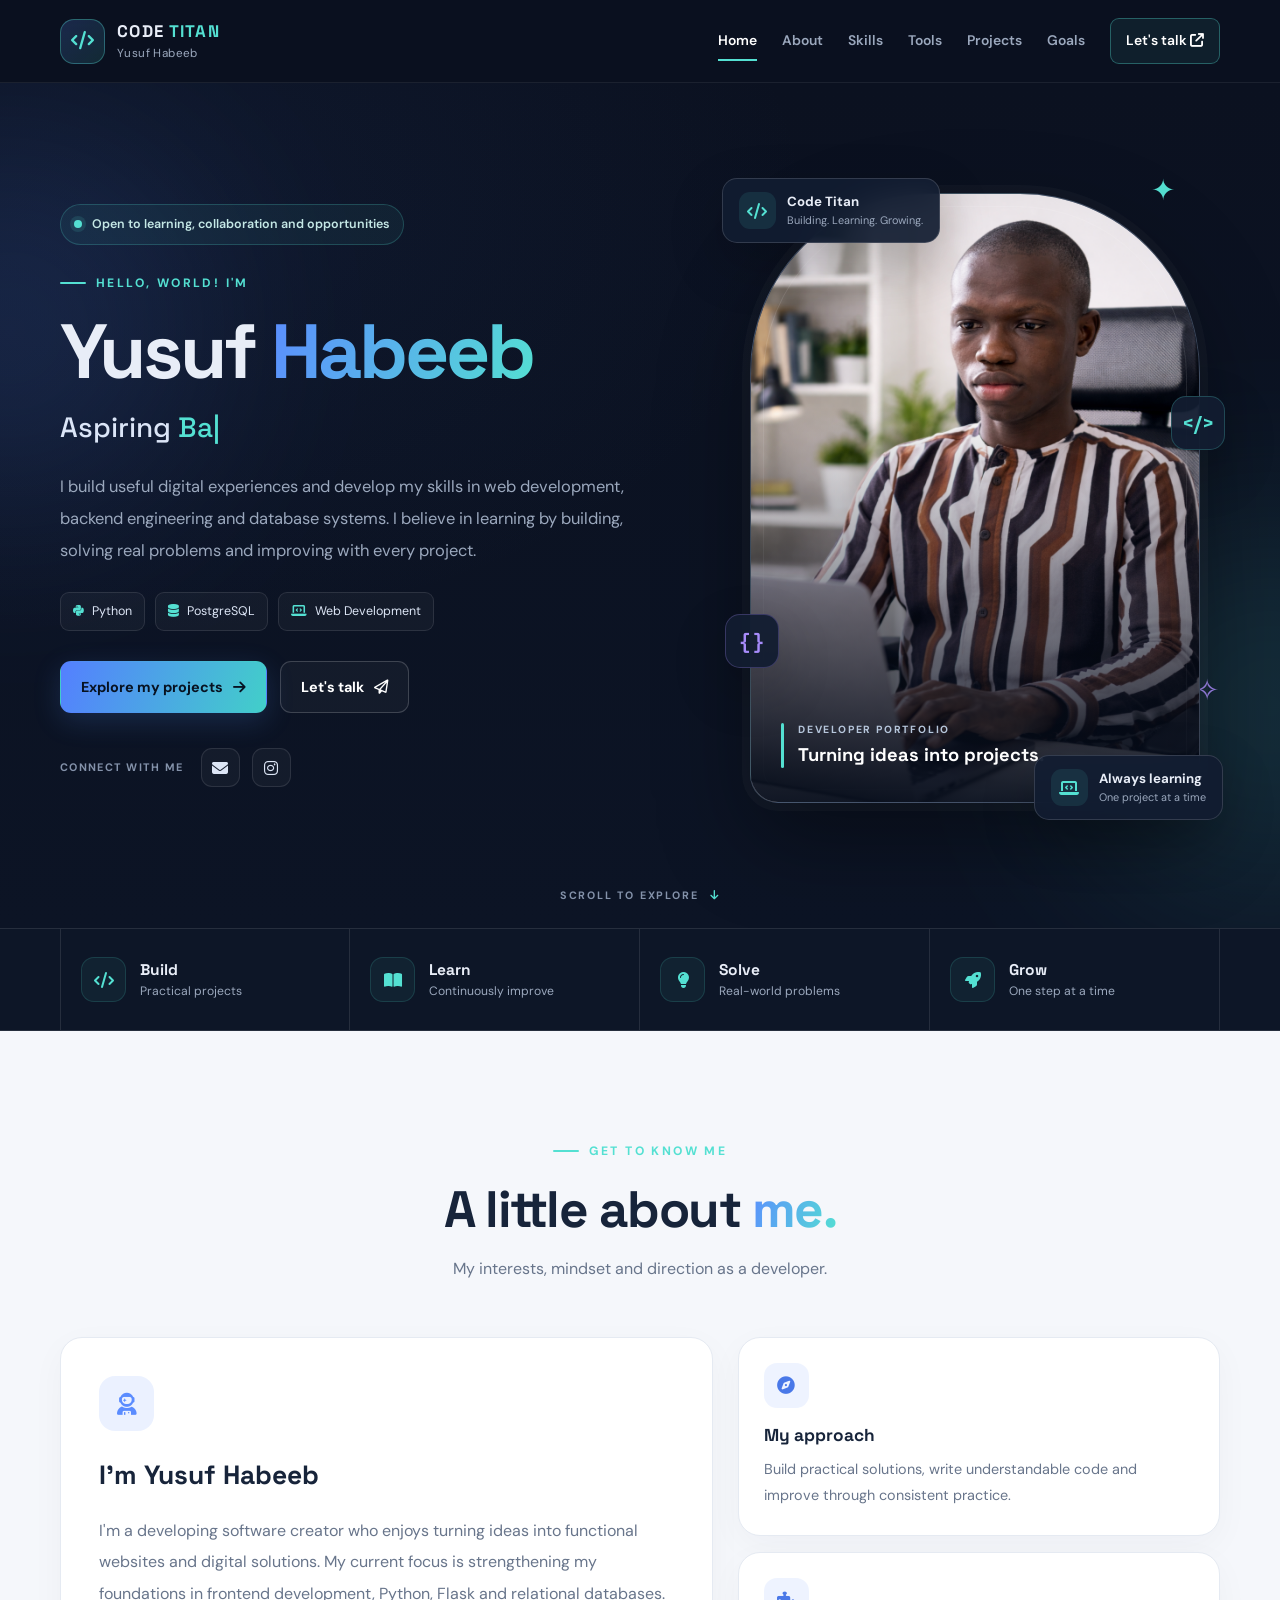
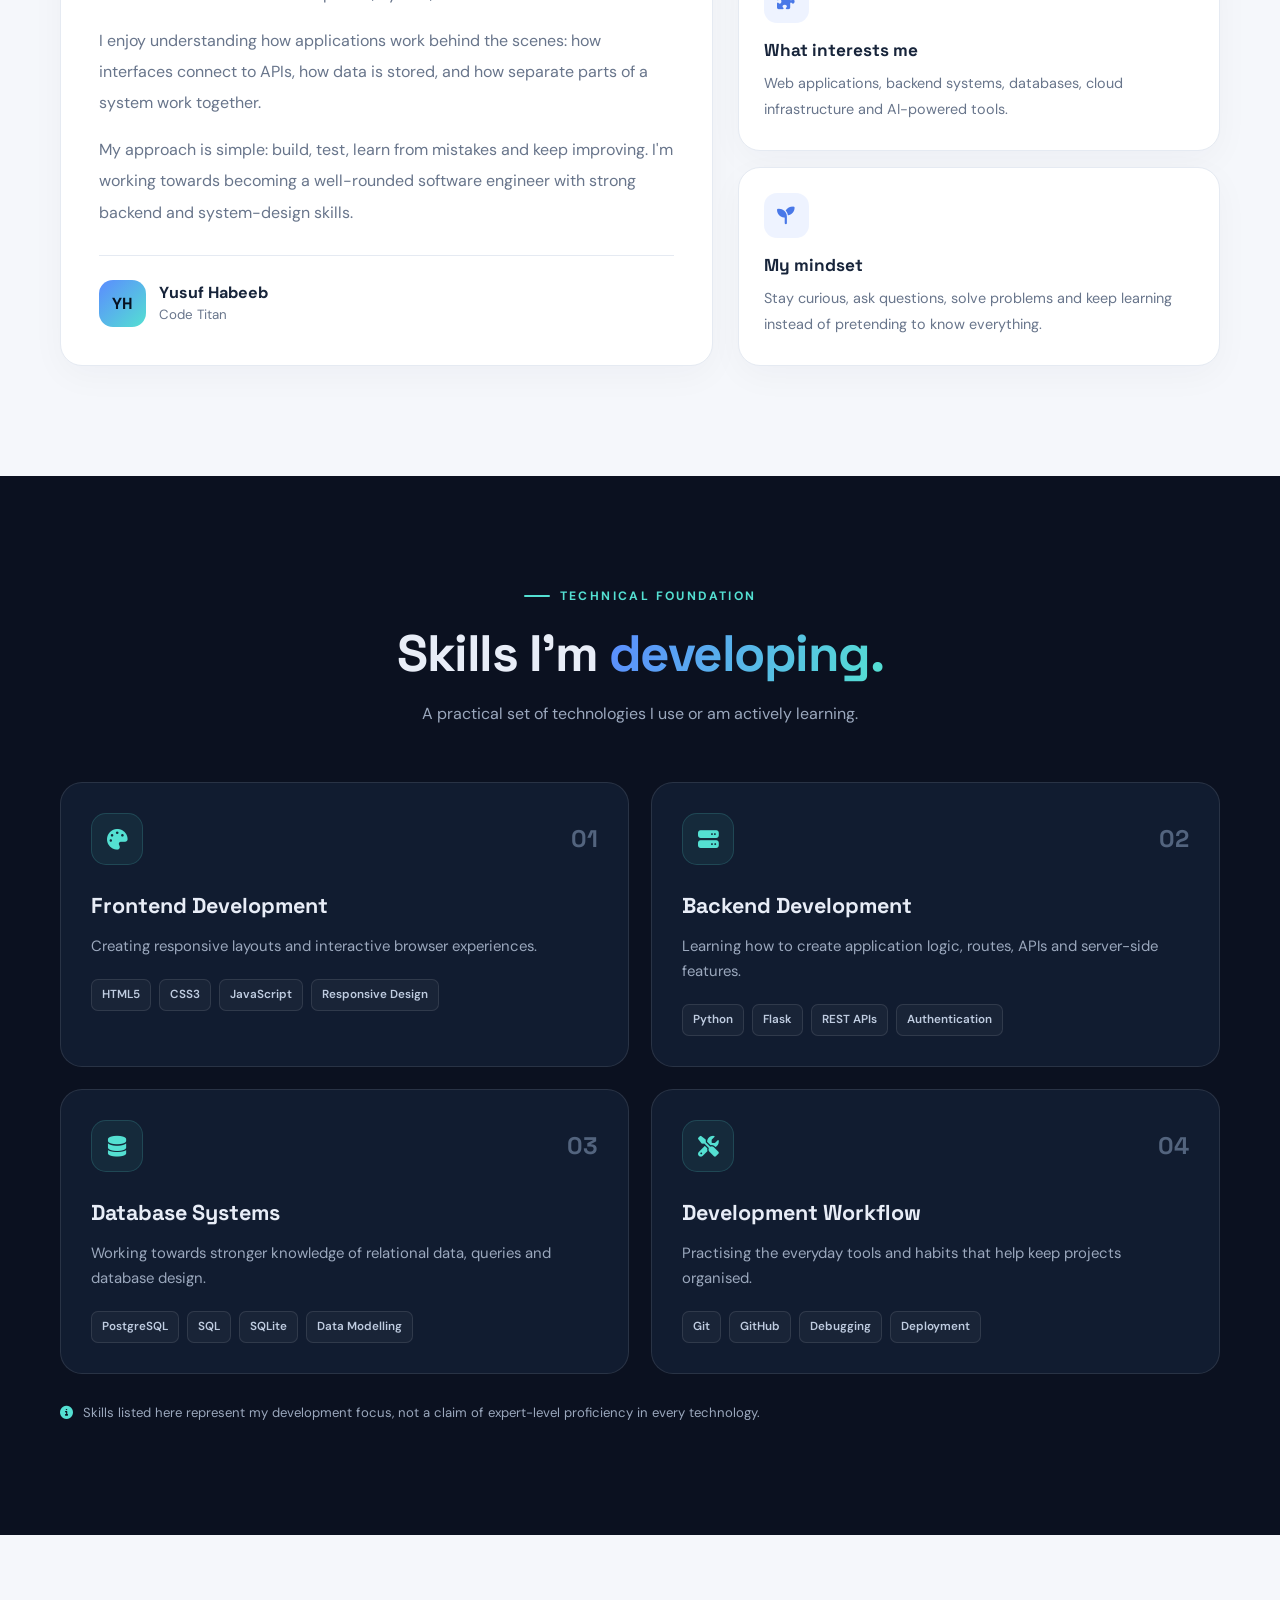
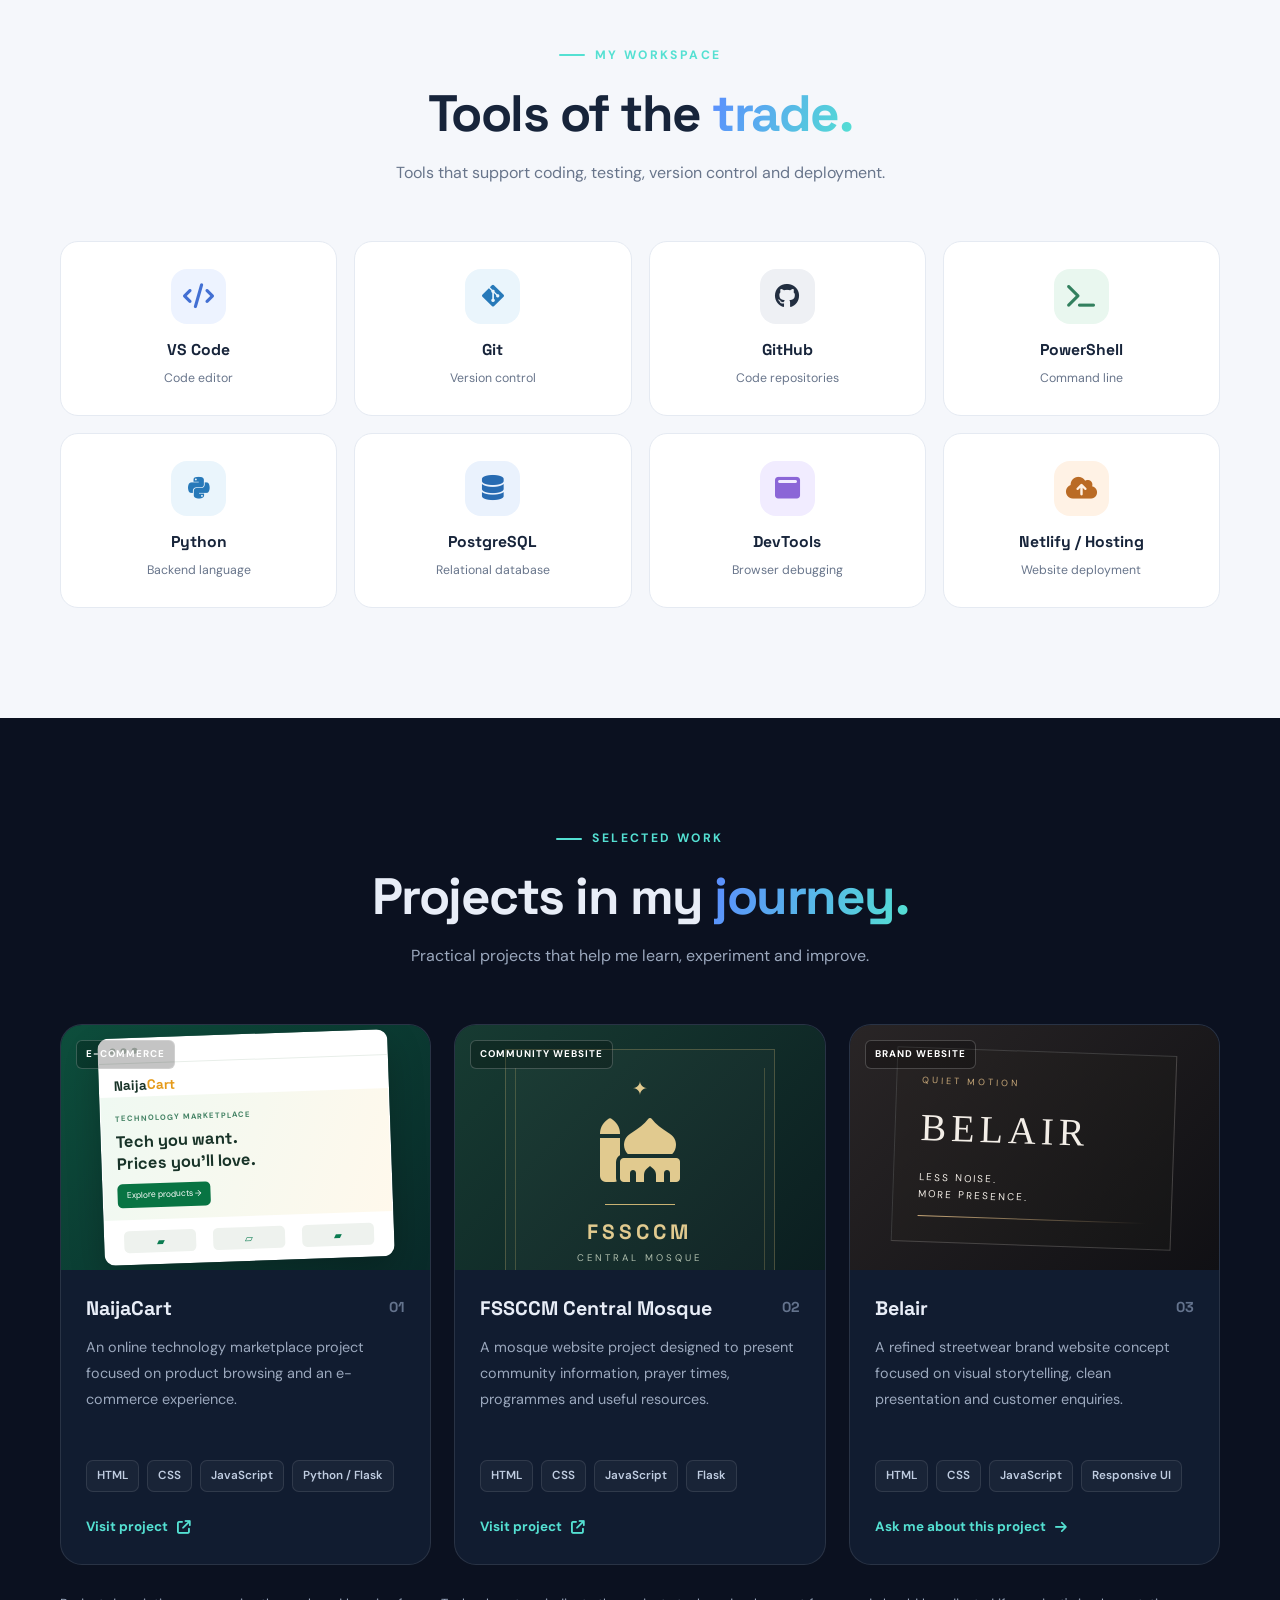
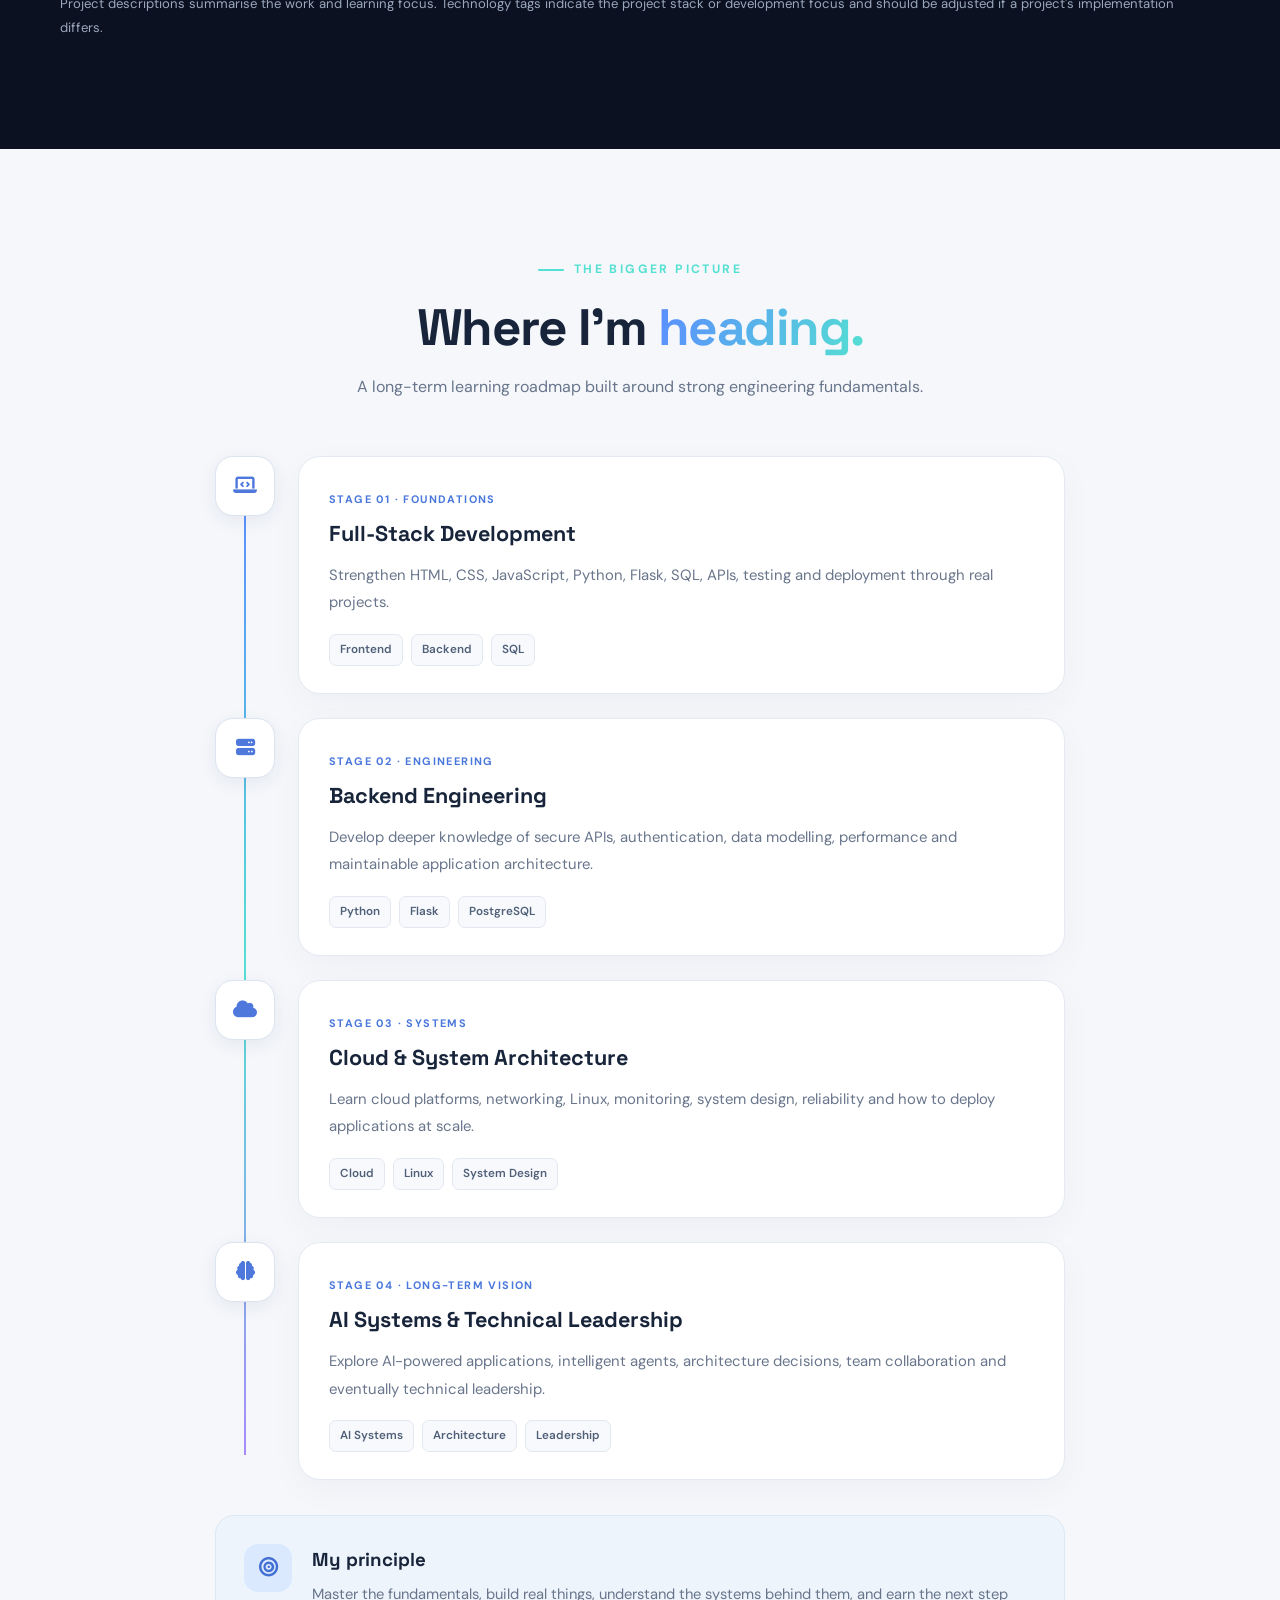
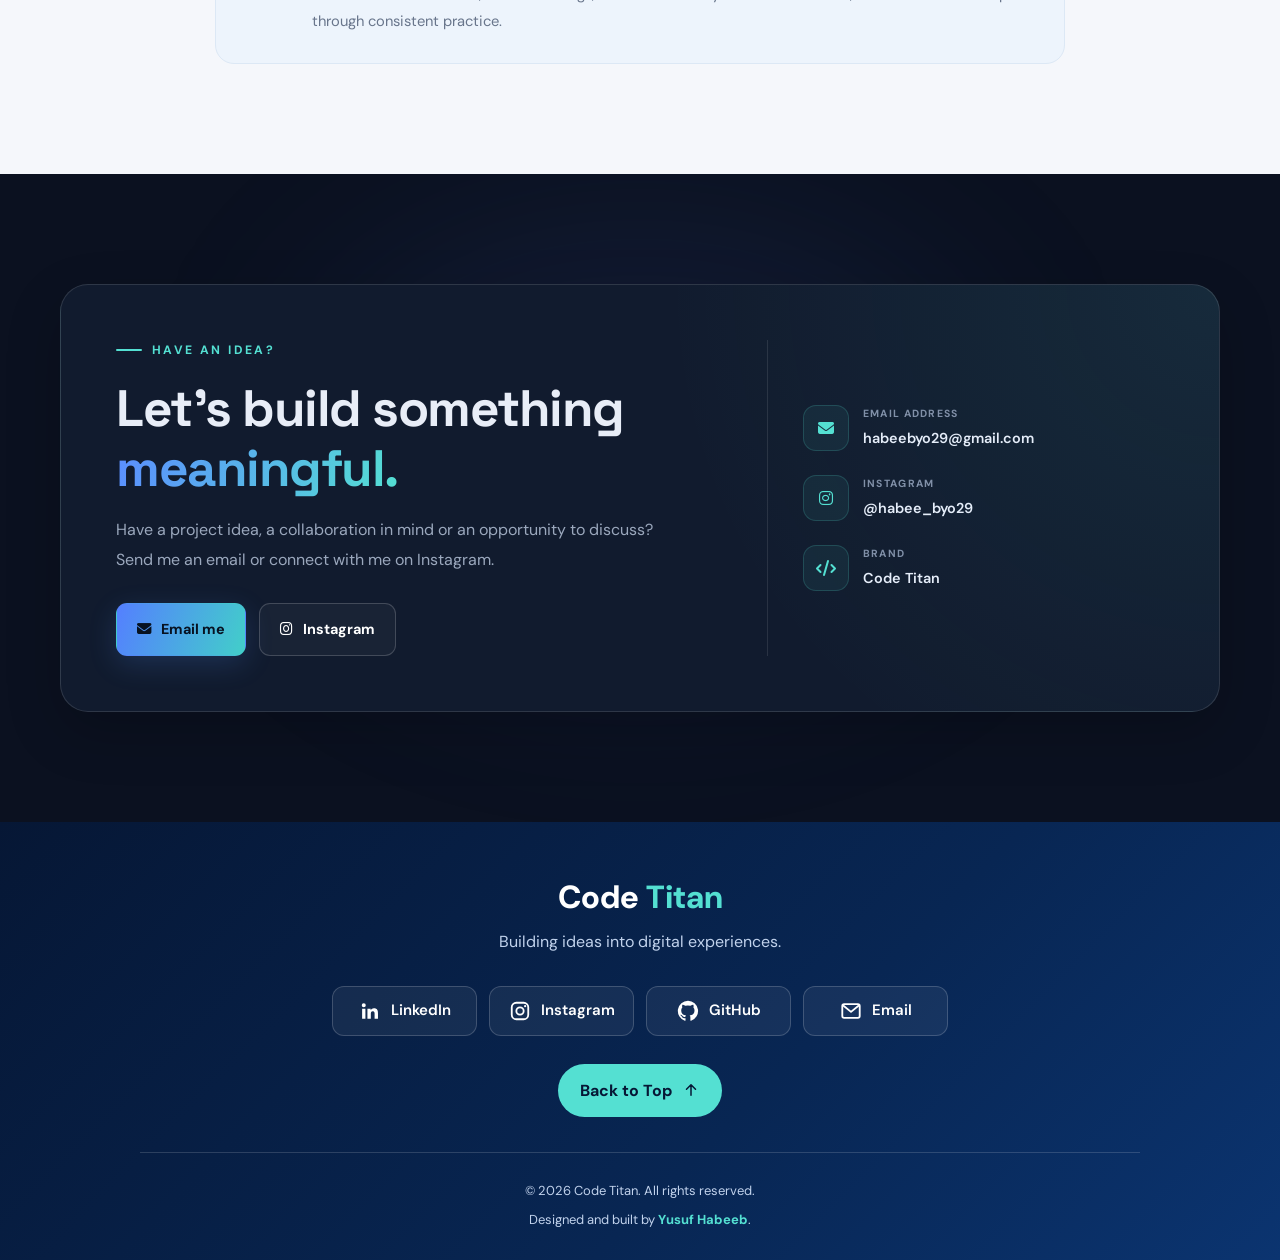
<file: index.html>
<!DOCTYPE html>
<html lang="en">
<head>
    <meta charset="UTF-8">
    <meta name="viewport" content="width=device-width, initial-scale=1.0">
    <meta name="author" content="Yusuf Habeeb">
    <meta name="description" content="Explore the portfolio of Yusuf Habeeb, Code Titan — a developer building with Python, Flask, PostgreSQL and modern web technologies.">
    <meta name="theme-color" content="#0b1120">

    <meta property="og:title" content="Yusuf Habeeb | Code Titan">
    <meta property="og:description" content="Projects, technical skills, tools and the software engineering journey of Yusuf Habeeb.">
    <meta property="og:type" content="website">

    <title>Yusuf Habeeb | Code Titan — Developer Portfolio</title>

    <link rel="preconnect" href="https://fonts.googleapis.com">
    <link rel="preconnect" href="https://fonts.gstatic.com" crossorigin>
    <link href="https://fonts.googleapis.com/css2?family=DM+Sans:wght@400;500;600;700&family=Space+Grotesk:wght@400;500;600;700&display=swap" rel="stylesheet">

    <link rel="stylesheet" href="https://cdnjs.cloudflare.com/ajax/libs/font-awesome/6.7.2/css/all.min.css">
    <link rel="stylesheet" href="css/myportfolio.css">
    <script src="scripts/myportfolio.js" defer></script>
</head>

<body>
    <div class="scroll-progress" id="scrollProgress"></div>

    <header class="site-header" id="top">
        <nav class="navbar container" aria-label="Main navigation">
            <a href="#home" class="brand" aria-label="Code Titan home">
                <span class="brand-icon"><i class="fa-solid fa-code"></i></span>
                <span class="brand-copy">
                    <strong>CODE <span>TITAN</span></strong>
                    <small>Yusuf Habeeb</small>
                </span>
            </a>

            <button class="menu-toggle" id="menuToggle"
                    aria-label="Open navigation menu"
                    aria-expanded="false"
                    aria-controls="navLinks">
                <i class="fa-solid fa-bars"></i>
            </button>

            <div class="nav-links" id="navLinks">
                <a href="#home" class="nav-link active">Home</a>
                <a href="#about" class="nav-link">About</a>
                <a href="#skills" class="nav-link">Skills</a>
                <a href="#tools" class="nav-link">Tools</a>
                <a href="#projects" class="nav-link">Projects</a>
                <a href="#goals" class="nav-link">Goals</a>
                <a href="#contact" class="nav-link nav-contact">Let's talk <i class="fa-solid fa-arrow-up-right-from-square"></i></a>
            </div>
        </nav>
    </header>

    <main>
        <!-- HERO -->
        <section class="hero section" id="home">
            <div class="hero-glow hero-glow-one"></div>
            <div class="hero-glow hero-glow-two"></div>

            <div class="container hero-grid">
                <div class="hero-content reveal">
                    <div class="availability">
                        <span class="availability-dot"></span>
                        Open to learning, collaboration and opportunities
                    </div>

                    <p class="eyebrow"><span></span> HELLO, WORLD! I'M</p>

                    <h1>Yusuf <span class="gradient-text">Habeeb</span></h1>

                    <h2 class="hero-role">
                        Aspiring <span id="typingText">Software Developer</span><span class="typing-cursor">|</span>
                    </h2>

                    <p class="hero-description">
                        I build useful digital experiences and develop my skills in
                        web development, backend engineering and database systems.
                        I believe in learning by building, solving real problems
                        and improving with every project.
                    </p>

                    <div class="hero-tags">
                        <span><i class="fa-brands fa-python"></i> Python</span>
                        <span><i class="fa-solid fa-database"></i> PostgreSQL</span>
                        <span><i class="fa-solid fa-laptop-code"></i> Web Development</span>
                    </div>

                    <div class="hero-actions">
                        <a class="btn btn-primary" href="#projects">
                            Explore my projects <i class="fa-solid fa-arrow-right"></i>
                        </a>
                        <a class="btn btn-outline" href="#contact">
                            Let's talk <i class="fa-regular fa-paper-plane"></i>
                        </a>
                    </div>

                    <div class="hero-socials">
                        <span>CONNECT WITH ME</span>
                        <a href="mailto:habeebyo29@gmail.com" aria-label="Email Yusuf Habeeb" title="Email">
                            <i class="fa-solid fa-envelope"></i>
                        </a>
                        <a href="https://www.instagram.com/habee_byo29/"
                           target="_blank" rel="noopener noreferrer"
                           aria-label="Instagram profile" title="Instagram">
                            <i class="fa-brands fa-instagram"></i>
                        </a>
                    </div>
                </div>

                <!-- LARGE PROFILE PHOTO AREA -->
                <div class="hero-visual reveal">
                    <div class="portrait-label portrait-label-top">
                        <span class="label-icon"><i class="fa-solid fa-code"></i></span>
                        <span><strong>Code Titan</strong><small>Building. Learning. Growing.</small></span>
                    </div>

                    <div class="portrait-frame">
                        <div class="portrait-backdrop"></div>

                        <img
                            class="profile-photo"
                            src="/image/Man working at a modern desk.png"
                            alt="Portrait of Yusuf Habeeb"
                            onerror="this.style.display='none'; this.nextElementSibling.style.display='flex';"
                        >

                        <div class="portrait-placeholder">
                            <i class="fa-solid fa-user"></i>
                            <strong>Your photo goes here</strong>
                            <span>Add images/yusuf-habeeb.jpg</span>
                        </div>

                        <div class="portrait-shade"></div>
                        <div class="portrait-caption">
                            <span class="caption-line"></span>
                            <div>
                                <small>DEVELOPER PORTFOLIO</small>
                                <strong>Turning ideas into projects.</strong>
                            </div>
                        </div>
                    </div>

                    <div class="portrait-label portrait-label-bottom">
                        <span class="status-icon"><i class="fa-solid fa-laptop-code"></i></span>
                        <span><strong>Always learning</strong><small>One project at a time</small></span>
                    </div>

                    <span class="floating-code floating-code-one">&lt;/&gt;</span>
                    <span class="floating-code floating-code-two">{ }</span>
                    <span class="floating-spark spark-one">✦</span>
                    <span class="floating-spark spark-two">✧</span>
                </div>
            </div>

            <a class="scroll-cue" href="#about">
                <span>SCROLL TO EXPLORE</span>
                <i class="fa-solid fa-arrow-down"></i>
            </a>
        </section>

        <!-- QUICK FACTS -->
        <section class="quick-facts">
            <div class="container facts-grid">
                <div class="fact">
                    <span class="fact-icon"><i class="fa-solid fa-code"></i></span>
                    <div><strong>Build</strong><small>Practical projects</small></div>
                </div>
                <div class="fact">
                    <span class="fact-icon"><i class="fa-solid fa-book-open"></i></span>
                    <div><strong>Learn</strong><small>Continuously improve</small></div>
                </div>
                <div class="fact">
                    <span class="fact-icon"><i class="fa-solid fa-lightbulb"></i></span>
                    <div><strong>Solve</strong><small>Real-world problems</small></div>
                </div>
                <div class="fact">
                    <span class="fact-icon"><i class="fa-solid fa-rocket"></i></span>
                    <div><strong>Grow</strong><small>One step at a time</small></div>
                </div>
            </div>
        </section>

        <!-- ABOUT -->
        <section class="section section-light" id="about">
            <div class="container">
                <div class="section-heading reveal">
                    <p class="eyebrow"><span></span> GET TO KNOW ME</p>
                    <h2>A little about <span class="gradient-text">me.</span></h2>
                    <p>My interests, mindset and direction as a developer.</p>
                </div>

                <div class="about-grid">
                    <div class="about-main card reveal">
                        <div class="about-icon"><i class="fa-solid fa-user-astronaut"></i></div>
                        <h3>I'm Yusuf Habeeb</h3>
                        <p>
                            I'm a developing software creator who enjoys turning ideas
                            into functional websites and digital solutions. My current
                            focus is strengthening my foundations in frontend development,
                            Python, Flask and relational databases.
                        </p>
                        <p>
                            I enjoy understanding how applications work behind the scenes:
                            how interfaces connect to APIs, how data is stored, and how
                            separate parts of a system work together.
                        </p>
                        <p>
                            My approach is simple: build, test, learn from mistakes and
                            keep improving. I'm working towards becoming a well-rounded
                            software engineer with strong backend and system-design skills.
                        </p>

                        <div class="about-signature">
                            <span class="signature-mark">YH</span>
                            <span><strong>Yusuf Habeeb</strong><small>Code Titan</small></span>
                        </div>
                    </div>

                    <div class="about-side">
                        <article class="value-card card reveal">
                            <span class="value-icon"><i class="fa-solid fa-compass"></i></span>
                            <h3>My approach</h3>
                            <p>Build practical solutions, write understandable code and improve through consistent practice.</p>
                        </article>
                        <article class="value-card card reveal">
                            <span class="value-icon"><i class="fa-solid fa-puzzle-piece"></i></span>
                            <h3>What interests me</h3>
                            <p>Web applications, backend systems, databases, cloud infrastructure and AI-powered tools.</p>
                        </article>
                        <article class="value-card card reveal">
                            <span class="value-icon"><i class="fa-solid fa-seedling"></i></span>
                            <h3>My mindset</h3>
                            <p>Stay curious, ask questions, solve problems and keep learning instead of pretending to know everything.</p>
                        </article>
                    </div>
                </div>
            </div>
        </section>

        <!-- SKILLS -->
        <section class="section" id="skills">
            <div class="container">
                <div class="section-heading reveal">
                    <p class="eyebrow"><span></span> TECHNICAL FOUNDATION</p>
                    <h2>Skills I'm <span class="gradient-text">developing.</span></h2>
                    <p>A practical set of technologies I use or am actively learning.</p>
                </div>

                <div class="skills-grid">
                    <article class="skill-card card reveal">
                        <div class="skill-card-heading">
                            <span class="skill-icon"><i class="fa-solid fa-palette"></i></span>
                            <span class="skill-number">01</span>
                        </div>
                        <h3>Frontend Development</h3>
                        <p>Creating responsive layouts and interactive browser experiences.</p>
                        <div class="tag-list">
                            <span>HTML5</span><span>CSS3</span><span>JavaScript</span><span>Responsive Design</span>
                        </div>
                    </article>

                    <article class="skill-card card reveal">
                        <div class="skill-card-heading">
                            <span class="skill-icon"><i class="fa-solid fa-server"></i></span>
                            <span class="skill-number">02</span>
                        </div>
                        <h3>Backend Development</h3>
                        <p>Learning how to create application logic, routes, APIs and server-side features.</p>
                        <div class="tag-list">
                            <span>Python</span><span>Flask</span><span>REST APIs</span><span>Authentication</span>
                        </div>
                    </article>

                    <article class="skill-card card reveal">
                        <div class="skill-card-heading">
                            <span class="skill-icon"><i class="fa-solid fa-database"></i></span>
                            <span class="skill-number">03</span>
                        </div>
                        <h3>Database Systems</h3>
                        <p>Working towards stronger knowledge of relational data, queries and database design.</p>
                        <div class="tag-list">
                            <span>PostgreSQL</span><span>SQL</span><span>SQLite</span><span>Data Modelling</span>
                        </div>
                    </article>

                    <article class="skill-card card reveal">
                        <div class="skill-card-heading">
                            <span class="skill-icon"><i class="fa-solid fa-screwdriver-wrench"></i></span>
                            <span class="skill-number">04</span>
                        </div>
                        <h3>Development Workflow</h3>
                        <p>Practising the everyday tools and habits that help keep projects organised.</p>
                        <div class="tag-list">
                            <span>Git</span><span>GitHub</span><span>Debugging</span><span>Deployment</span>
                        </div>
                    </article>
                </div>

                <p class="section-note">
                    <i class="fa-solid fa-circle-info"></i>
                    Skills listed here represent my development focus, not a claim of expert-level proficiency in every technology.
                </p>
            </div>
        </section>

        <!-- TOOLS -->
        <section class="section section-light" id="tools">
            <div class="container">
                <div class="section-heading reveal">
                    <p class="eyebrow"><span></span> MY WORKSPACE</p>
                    <h2>Tools of the <span class="gradient-text">trade.</span></h2>
                    <p>Tools that support coding, testing, version control and deployment.</p>
                </div>

                <div class="tools-grid">
                    <div class="tool-card reveal">
                        <span class="tool-icon tool-vscode"><i class="fa-solid fa-code"></i></span>
                        <strong>VS Code</strong><small>Code editor</small>
                    </div>
                    <div class="tool-card reveal">
                        <span class="tool-icon tool-git"><i class="fa-brands fa-git-alt"></i></span>
                        <strong>Git</strong><small>Version control</small>
                    </div>
                    <div class="tool-card reveal">
                        <span class="tool-icon tool-github"><i class="fa-brands fa-github"></i></span>
                        <strong>GitHub</strong><small>Code repositories</small>
                    </div>
                    <div class="tool-card reveal">
                        <span class="tool-icon tool-terminal"><i class="fa-solid fa-terminal"></i></span>
                        <strong>PowerShell</strong><small>Command line</small>
                    </div>
                    <div class="tool-card reveal">
                        <span class="tool-icon tool-python"><i class="fa-brands fa-python"></i></span>
                        <strong>Python</strong><small>Backend language</small>
                    </div>
                    <div class="tool-card reveal">
                        <span class="tool-icon tool-database"><i class="fa-solid fa-database"></i></span>
                        <strong>PostgreSQL</strong><small>Relational database</small>
                    </div>
                    <div class="tool-card reveal">
                        <span class="tool-icon tool-browser"><i class="fa-solid fa-window-maximize"></i></span>
                        <strong>DevTools</strong><small>Browser debugging</small>
                    </div>
                    <div class="tool-card reveal">
                        <span class="tool-icon tool-deploy"><i class="fa-solid fa-cloud-arrow-up"></i></span>
                        <strong>Netlify / Hosting</strong><small>Website deployment</small>
                    </div>
                </div>
            </div>
        </section>

        <!-- PROJECTS -->
        <section class="section" id="projects">
            <div class="container">
                <div class="section-heading reveal">
                    <p class="eyebrow"><span></span> SELECTED WORK</p>
                    <h2>Projects in my <span class="gradient-text">journey.</span></h2>
                    <p>Practical projects that help me learn, experiment and improve.</p>
                </div>

                <div class="projects-grid">
                    <article class="project-card card reveal">
                        <div class="project-preview project-naijacart">
                            <div class="project-browser">
                                <div class="browser-dots"><span></span><span></span><span></span></div>
                                <div class="mini-store-logo">Naija<span>Cart</span></div>
                                <div class="mini-store-hero">
                                    <small>TECHNOLOGY MARKETPLACE</small>
                                    <strong>Tech you want.<br>Prices you'll love.</strong>
                                    <span class="mini-store-button">Explore products →</span>
                                </div>
                                <div class="mini-product-row"><span>▰</span><span>▱</span><span>▰</span></div>
                            </div>
                            <span class="project-category">E-COMMERCE</span>
                        </div>
                        <div class="project-body">
                            <div class="project-title-row">
                                <h3>NaijaCart</h3>
                                <span class="project-index">01</span>
                            </div>
                            <p>
                                An online technology marketplace project focused on
                                product browsing and an e-commerce experience.
                            </p>
                            <div class="tag-list"><span>HTML</span><span>CSS</span><span>JavaScript</span><span>Python / Flask</span></div>
                            <a class="project-link" href="https://naijacart.onrender.com/" target="_blank" rel="noopener noreferrer">
                                Visit project <i class="fa-solid fa-arrow-up-right-from-square"></i>
                            </a>
                        </div>
                    </article>

                    <article class="project-card card reveal">
                        <div class="project-preview project-mosque">
                            <div class="mosque-art">
                                <span class="mosque-star">✦</span>
                                <i class="fa-solid fa-mosque"></i>
                                <div class="mosque-lines"></div>
                                <strong>FSSCCM</strong>
                                <small>CENTRAL MOSQUE</small>
                            </div>
                            <span class="project-category">COMMUNITY WEBSITE</span>
                        </div>
                        <div class="project-body">
                            <div class="project-title-row">
                                <h3>FSSCCM Central Mosque</h3>
                                <span class="project-index">02</span>
                            </div>
                            <p>
                                A mosque website project designed to present community
                                information, prayer times, programmes and useful resources.
                            </p>
                            <div class="tag-list"><span>HTML</span><span>CSS</span><span>JavaScript</span><span>Flask</span></div>
                            <a class="project-link" href="https://fssmchb.netlify.app/" target="_blank" rel="noopener noreferrer">
                                Visit project <i class="fa-solid fa-arrow-up-right-from-square"></i>
                            </a>
                        </div>
                    </article>

                    <article class="project-card card reveal">
                        <div class="project-preview project-belair">
                            <div class="belair-art">
                                <small>QUIET MOTION</small>
                                <strong>BELAIR</strong>
                                <span>LESS NOISE.<br>MORE PRESENCE.</span>
                                <div class="belair-art-line"></div>
                            </div>
                            <span class="project-category">BRAND WEBSITE</span>
                        </div>
                        <div class="project-body">
                            <div class="project-title-row">
                                <h3>Belair</h3>
                                <span class="project-index">03</span>
                            </div>
                            <p>
                                A refined streetwear brand website concept focused on
                                visual storytelling, clean presentation and customer enquiries.
                            </p>
                            <div class="tag-list"><span>HTML</span><span>CSS</span><span>JavaScript</span><span>Responsive UI</span></div>
                            <a class="project-link" href="#contact">
                                Ask me about this project <i class="fa-solid fa-arrow-right"></i>
                            </a>
                        </div>
                    </article>
                </div>

                <p class="section-note">
                    Project descriptions summarise the work and learning focus. Technology tags indicate the project stack or development focus and should be adjusted if a project's implementation differs.
                </p>
            </div>
        </section>

        <!-- CAREER GOALS -->
        <section class="section section-light" id="goals">
            <div class="container">
                <div class="section-heading reveal">
                    <p class="eyebrow"><span></span> THE BIGGER PICTURE</p>
                    <h2>Where I'm <span class="gradient-text">heading.</span></h2>
                    <p>A long-term learning roadmap built around strong engineering fundamentals.</p>
                </div>

                <div class="roadmap">
                    <div class="roadmap-line"></div>

                    <article class="roadmap-item reveal">
                        <div class="roadmap-marker"><i class="fa-solid fa-laptop-code"></i></div>
                        <div class="roadmap-card card">
                            <span class="roadmap-stage">STAGE 01 · FOUNDATIONS</span>
                            <h3>Full-Stack Development</h3>
                            <p>Strengthen HTML, CSS, JavaScript, Python, Flask, SQL, APIs, testing and deployment through real projects.</p>
                            <div class="tag-list"><span>Frontend</span><span>Backend</span><span>SQL</span></div>
                        </div>
                    </article>

                    <article class="roadmap-item reveal">
                        <div class="roadmap-marker"><i class="fa-solid fa-server"></i></div>
                        <div class="roadmap-card card">
                            <span class="roadmap-stage">STAGE 02 · ENGINEERING</span>
                            <h3>Backend Engineering</h3>
                            <p>Develop deeper knowledge of secure APIs, authentication, data modelling, performance and maintainable application architecture.</p>
                            <div class="tag-list"><span>Python</span><span>Flask</span><span>PostgreSQL</span></div>
                        </div>
                    </article>

                    <article class="roadmap-item reveal">
                        <div class="roadmap-marker"><i class="fa-solid fa-cloud"></i></div>
                        <div class="roadmap-card card">
                            <span class="roadmap-stage">STAGE 03 · SYSTEMS</span>
                            <h3>Cloud & System Architecture</h3>
                            <p>Learn cloud platforms, networking, Linux, monitoring, system design, reliability and how to deploy applications at scale.</p>
                            <div class="tag-list"><span>Cloud</span><span>Linux</span><span>System Design</span></div>
                        </div>
                    </article>

                    <article class="roadmap-item reveal">
                        <div class="roadmap-marker"><i class="fa-solid fa-brain"></i></div>
                        <div class="roadmap-card card">
                            <span class="roadmap-stage">STAGE 04 · LONG-TERM VISION</span>
                            <h3>AI Systems & Technical Leadership</h3>
                            <p>Explore AI-powered applications, intelligent agents, architecture decisions, team collaboration and eventually technical leadership.</p>
                            <div class="tag-list"><span>AI Systems</span><span>Architecture</span><span>Leadership</span></div>
                        </div>
                    </article>
                </div>

                <div class="goal-callout reveal">
                    <span class="goal-callout-icon"><i class="fa-solid fa-bullseye"></i></span>
                    <div>
                        <h3>My principle</h3>
                        <p>Master the fundamentals, build real things, understand the systems behind them, and earn the next step through consistent practice.</p>
                    </div>
                </div>
            </div>
        </section>

        <!-- CONTACT -->
        <section class="section contact-section" id="contact">
            <div class="contact-glow"></div>
            <div class="container">
                <div class="contact-card reveal">
                    <div class="contact-content">
                        <p class="eyebrow"><span></span> HAVE AN IDEA?</p>
                        <h2>Let's build something <span class="gradient-text">meaningful.</span></h2>
                        <p>
                            Have a project idea, a collaboration in mind or an opportunity
                            to discuss? Send me an email or connect with me on Instagram.
                        </p>

                        <div class="contact-actions">
                            <a class="btn btn-primary" href="mailto:habeebyo29@gmail.com?subject=Let's%20Talk%20-%20Code%20Titan">
                                <i class="fa-solid fa-envelope"></i> Email me
                            </a>
                            <a class="btn btn-outline" href="https://www.instagram.com/habee_byo29/"
                               target="_blank" rel="noopener noreferrer">
                                <i class="fa-brands fa-instagram"></i> Instagram
                            </a>
                        </div>
                    </div>

                    <div class="contact-side">
                        <div class="contact-info-row">
                            <span><i class="fa-solid fa-envelope"></i></span>
                            <div><small>EMAIL ADDRESS</small><a href="mailto:habeebyo29@gmail.com">habeebyo29@gmail.com</a></div>
                        </div>
                        <div class="contact-info-row">
                            <span><i class="fa-brands fa-instagram"></i></span>
                            <div><small>INSTAGRAM</small><a href="https://www.instagram.com/habee_byo29/" target="_blank" rel="noopener noreferrer">@habee_byo29</a></div>
                        </div>
                        <div class="contact-info-row">
                            <span><i class="fa-solid fa-code"></i></span>
                            <div><small>BRAND</small><strong>Code Titan</strong></div>
                        </div>
                    </div>
                </div>
            </div>
        </section>
    </main>


<!-- ================= CODE TITAN FOOTER ================= -->
<footer class="ct-footer">
    <div class="ct-footer-inner">

        <h2 class="ct-brand">Code <span>Titan</span></h2>
        <p class="ct-tagline">Building ideas into digital experiences.</p>

        <!-- SOCIAL APP LINKS -->
        <div class="ct-socials">

            <a class="ct-social-link"
               href="https://www.linkedin.com/"
               target="_blank"
               rel="noopener noreferrer"
               aria-label="LinkedIn">
                <svg viewBox="0 0 24 24" aria-hidden="true">
                    <path d="M5.2 3.5a2.2 2.2 0 1 1 0 4.4 2.2 2.2 0 0 1 0-4.4ZM3.4 9.5H7v11H3.4v-11Zm5.8 0h3.5V11h.1a3.9 3.9 0 0 1 3.5-1.9c3.7 0 4.4 2.4 4.4 5.5v5.9h-3.7v-5.2c0-1.3 0-3-1.9-3s-2.2 1.4-2.2 2.9v5.3H9.2v-11Z"/>
                </svg>
                <span>LinkedIn</span>
            </a>

            <a class="ct-social-link"
               href="https://www.instagram.com/habee_byo29/"
               target="_blank"
               rel="noopener noreferrer"
               aria-label="Instagram">
                <svg viewBox="0 0 24 24" aria-hidden="true">
                    <rect x="3" y="3" width="18" height="18" rx="5" fill="none" stroke="currentColor" stroke-width="2"/>
                    <circle cx="12" cy="12" r="4" fill="none" stroke="currentColor" stroke-width="2"/>
                    <circle cx="17.6" cy="6.7" r="1.2"/>
                </svg>
                <span>Instagram</span>
            </a>

            <a class="ct-social-link"
               href="https://github.com/"
               target="_blank"
               rel="noopener noreferrer"
               aria-label="GitHub">
                <svg viewBox="0 0 24 24" aria-hidden="true">
                    <path d="M12 .8a11.2 11.2 0 0 0-3.5 21.8c.6.1.8-.3.8-.6v-2.2c-3.2.7-3.9-1.4-3.9-1.4-.5-1.3-1.3-1.6-1.3-1.6-1-.7.1-.7.1-.7 1.1.1 1.7 1.2 1.7 1.2 1 1.7 2.6 1.2 3.3.9.1-.7.4-1.2.7-1.5-2.6-.3-5.3-1.3-5.3-5.6 0-1.2.4-2.2 1.2-3-.1-.3-.5-1.5.1-3 0 0 1-.3 3.1 1.2a10.8 10.8 0 0 1 5.7 0c2.1-1.5 3.1-1.2 3.1-1.2.6 1.5.2 2.7.1 3 .8.8 1.2 1.8 1.2 3 0 4.3-2.6 5.3-5.3 5.6.4.3.8 1 .8 2v3.3c0 .3.2.7.8.6A11.2 11.2 0 0 0 12 .8Z"/>
                </svg>
                <span>GitHub</span>
            </a>

            <a class="ct-social-link"
               href="mailto:habeebyo29@gmail.com"
               aria-label="Email">
                <svg viewBox="0 0 24 24" aria-hidden="true">
                    <rect x="2.5" y="4.5" width="19" height="15" rx="2" fill="none" stroke="currentColor" stroke-width="2"/>
                    <path d="m3.5 6 8.5 7 8.5-7" fill="none" stroke="currentColor" stroke-width="2" stroke-linecap="round" stroke-linejoin="round"/>
                </svg>
                <span>Email</span>
            </a>

        </div>

        <button class="ct-back-top" id="ctBackTop" type="button">
            Back to Top
            <svg viewBox="0 0 24 24" aria-hidden="true">
                <path d="M12 19V5M6 11l6-6 6 6"
                      fill="none" stroke="currentColor"
                      stroke-width="2" stroke-linecap="round"
                      stroke-linejoin="round"/>
            </svg>
        </button>

        <div class="ct-footer-bottom">
            <p>&copy; <span id="ctYear"></span> Code Titan. All rights reserved.</p>
            <p>Designed and built by <strong>Yusuf Habeeb</strong>.</p>
        </div>

    </div>
</footer>

<style>
/* Scoped styles to avoid conflicts with your portfolio CSS */
.ct-footer,
.ct-footer * {
    box-sizing: border-box;
}

.ct-footer {
    width: 100%;
    padding: 55px 20px 22px;
    background: linear-gradient(135deg, #061735, #082653 60%, #0b3470);
    color: #f2f7ff;
    text-align: center;
    font-family: inherit;
}

.ct-footer-inner {
    width: 100%;
    max-width: 1000px;
    margin: 0 auto;
}

.ct-brand {
    margin: 0 0 10px;
    font-size: 32px;
    line-height: 1.3;
    font-weight: 800;
    color: #ffffff;
}

.ct-brand span {
    color: #54e0d2;
}

.ct-tagline {
    margin: 0 0 30px;
    color: #c1d2ec;
    line-height: 1.7;
}

.ct-socials {
    display: flex;
    justify-content: center;
    align-items: stretch;
    flex-wrap: wrap;
    gap: 12px;
    margin: 0 auto 28px;
}

.ct-footer .ct-social-link {
    display: inline-flex;
    align-items: center;
    justify-content: center;
    gap: 10px;
    min-width: 145px;
    padding: 13px 18px;
    border: 1px solid rgba(255,255,255,.18);
    border-radius: 12px;
    background: rgba(255,255,255,.06);
    color: #ffffff;
    text-decoration: none;
    font-size: 15px;
    font-weight: 600;
    line-height: 1.3;
    transition: background .2s ease, color .2s ease,
                border-color .2s ease, transform .2s ease;
}

.ct-social-link svg {
    display: block;
    flex: 0 0 22px;
    width: 22px;
    height: 22px;
    fill: currentColor;
}

.ct-footer .ct-social-link:hover {
    background: #54e0d2;
    border-color: #54e0d2;
    color: #061735;
    transform: translateY(-3px);
}

.ct-back-top {
    display: inline-flex;
    align-items: center;
    justify-content: center;
    gap: 10px;
    padding: 13px 22px;
    border: 0;
    border-radius: 30px;
    background: #54e0d2;
    color: #061735;
    font: inherit;
    font-weight: 700;
    cursor: pointer;
    transition: background .2s ease, transform .2s ease;
}

.ct-back-top svg {
    width: 18px;
    height: 18px;
}

.ct-back-top:hover {
    background: #ffffff;
    transform: translateY(-2px);
}

.ct-footer-bottom {
    margin-top: 35px;
    padding-top: 20px;
    border-top: 1px solid rgba(255,255,255,.15);
}

.ct-footer-bottom p {
    margin: 6px 0;
    color: #c1d2ec;
    font-size: 13px;
    line-height: 1.8;
}

.ct-footer-bottom strong {
    color: #54e0d2;
}

@media (max-width: 600px) {
    .ct-footer {
        padding: 40px 15px 20px;
    }

    .ct-brand {
        font-size: 28px;
    }

    .ct-socials {
        display: grid;
        grid-template-columns: repeat(2, minmax(0, 1fr));
        gap: 10px;
        width: 100%;
    }

    .ct-footer .ct-social-link {
        min-width: 0;
        width: 100%;
        padding: 13px 8px;
        gap: 8px;
        font-size: 13px;
    }

    .ct-social-link svg {
        width: 20px;
        height: 20px;
        flex-basis: 20px;
    }
}

@media (max-width: 340px) {
    .ct-footer .ct-social-link {
        flex-direction: column;
        gap: 5px;
    }
}
</style>

<script>
(function () {
    const year = document.getElementById("ctYear");
    const button = document.getElementById("ctBackTop");

    if (year) {
        year.textContent = new Date().getFullYear();
    }

    if (button) {
        button.addEventListener("click", function () {
            window.scrollTo({
                top: 0,
                left: 0,
                behavior: "smooth"
            });
        });
    }
})();
</script>
</body>
</html>
</file>
<file: css/myportfolio.css>
/* =========================================================
   CODE TITAN — YUSUF HABEEB
   Main portfolio stylesheet
========================================================= */

:root {
    --bg: #0b1120;
    --bg-soft: #101a2d;
    --bg-card: #111c30;
    --bg-light: #f5f7fb;
    --white: #ffffff;
    --text: #e8edf7;
    --text-muted: #9ba8bd;
    --dark-text: #17243a;
    --dark-muted: #68758b;
    --blue: #5b8cff;
    --cyan: #54e0d2;
    --purple: #a78bfa;
    --border: rgba(255,255,255,.10);
    --light-border: #e5eaf2;
    --radius: 22px;
    --shadow: 0 20px 55px rgba(0,0,0,.20);
    --container: 1160px;
}

* {
    margin: 0;
    padding: 0;
    box-sizing: border-box;
}

html {
    scroll-behavior: smooth;
    scroll-padding-top: 90px;
}

body {
    background: var(--bg);
    color: var(--text);
    font-family: "DM Sans", sans-serif;
    font-size: 16px;
    line-height: 1.7;
    overflow-x: hidden;
}

body.menu-open {
    overflow: hidden;
}

::selection {
    background: rgba(91,140,255,.35);
    color: #fff;
}

a {
    color: inherit;
    text-decoration: none;
}

button,
input,
textarea {
    font: inherit;
}

button,
a {
    -webkit-tap-highlight-color: transparent;
}

button:focus-visible,
a:focus-visible {
    outline: 3px solid var(--cyan);
    outline-offset: 4px;
}

img {
    max-width: 100%;
    display: block;
}

.container {
    width: min(var(--container), calc(100% - 48px));
    margin-inline: auto;
}

.section {
    position: relative;
    padding: 110px 0;
}

.section-light {
    background: var(--bg-light);
    color: var(--dark-text);
}

.gradient-text {
    background: linear-gradient(110deg, var(--blue), var(--cyan));
    -webkit-background-clip: text;
    background-clip: text;
    color: transparent;
}

.eyebrow {
    display: flex;
    align-items: center;
    gap: 10px;
    margin-bottom: 18px;
    color: var(--cyan);
    font-size: .76rem;
    font-weight: 700;
    letter-spacing: 2.4px;
}

.eyebrow > span {
    display: inline-block;
    width: 26px;
    height: 2px;
    background: currentColor;
    border-radius: 2px;
}

/* SCROLL PROGRESS */

.scroll-progress {
    position: fixed;
    top: 0;
    left: 0;
    width: 0;
    height: 3px;
    z-index: 2000;
    background: linear-gradient(90deg, var(--blue), var(--cyan));
}

/* HEADER */

.site-header {
    position: sticky;
    top: 0;
    z-index: 1000;
    background: rgba(11,17,32,.86);
    border-bottom: 1px solid rgba(255,255,255,.07);
    backdrop-filter: blur(18px);
    -webkit-backdrop-filter: blur(18px);
}

.navbar {
    min-height: 82px;
    display: flex;
    align-items: center;
    justify-content: space-between;
    gap: 25px;
}

.brand {
    display: inline-flex;
    align-items: center;
    gap: 12px;
    flex-shrink: 0;
}

.brand-icon {
    width: 45px;
    height: 45px;
    display: grid;
    place-items: center;
    border: 1px solid rgba(84,224,210,.35);
    border-radius: 14px;
    background: linear-gradient(135deg, rgba(91,140,255,.20), rgba(84,224,210,.12));
    color: var(--cyan);
    font-size: 1.15rem;
}

.brand-copy {
    display: flex;
    flex-direction: column;
    line-height: 1.35;
}

.brand-copy strong {
    font-family: "Space Grotesk", sans-serif;
    font-size: 1.05rem;
    letter-spacing: 1.3px;
}

.brand-copy strong span {
    color: var(--cyan);
}

.brand-copy small {
    margin-top: 3px;
    color: var(--text-muted);
    font-size: .73rem;
    letter-spacing: .4px;
}

.nav-links {
    display: flex;
    align-items: center;
    gap: 25px;
}

.nav-link {
    position: relative;
    padding: 8px 0;
    color: var(--text-muted);
    font-size: .87rem;
    font-weight: 600;
    transition: color .25s ease;
}

.nav-link::after {
    content: "";
    position: absolute;
    bottom: 0;
    left: 0;
    width: 0;
    height: 2px;
    background: var(--cyan);
    transition: width .25s ease;
}

.nav-link:hover,
.nav-link.active {
    color: var(--white);
}

.nav-link:hover::after,
.nav-link.active::after {
    width: 100%;
}

.nav-link.nav-contact {
    padding: 10px 15px;
    color: var(--white);
    border: 1px solid rgba(84,224,210,.35);
    border-radius: 9px;
    background: rgba(84,224,210,.07);
}

.nav-link.nav-contact::after {
    display: none;
}

.nav-link.nav-contact:hover {
    background: rgba(84,224,210,.16);
}

.menu-toggle {
    display: none;
    width: 44px;
    height: 44px;
    border: 1px solid var(--border);
    border-radius: 12px;
    background: var(--bg-soft);
    color: var(--white);
    cursor: pointer;
    font-size: 1.15rem;
}

/* HERO */

.hero {
    min-height: 760px;
    display: flex;
    align-items: center;
    padding-top: 80px;
    padding-bottom: 100px;
    overflow: hidden;
    background:
        radial-gradient(ellipse at 10% 15%, rgba(44,78,145,.12), transparent 42%),
        linear-gradient(180deg, #0b1120 0%, #0c1425 100%);
}

.hero-grid {
    position: relative;
    z-index: 2;
    display: grid;
    grid-template-columns: minmax(0, 1.05fr) minmax(390px, .95fr);
    align-items: center;
    gap: 64px;
}

.hero-glow {
    position: absolute;
    width: 360px;
    height: 360px;
    border-radius: 50%;
    filter: blur(110px);
    pointer-events: none;
    opacity: .15;
}

.hero-glow-one {
    top: 8%;
    left: -170px;
    background: var(--blue);
}

.hero-glow-two {
    right: -170px;
    bottom: 5%;
    background: var(--cyan);
}

.availability {
    display: inline-flex;
    align-items: center;
    gap: 10px;
    padding: 9px 13px;
    margin-bottom: 28px;
    border: 1px solid rgba(84,224,210,.22);
    border-radius: 999px;
    background: rgba(84,224,210,.06);
    color: #c5e8e6;
    font-size: .78rem;
    font-weight: 600;
}

.availability-dot {
    width: 8px;
    height: 8px;
    flex-shrink: 0;
    border-radius: 50%;
    background: var(--cyan);
    box-shadow: 0 0 0 4px rgba(84,224,210,.12);
    animation: pulse 2s infinite;
}

.hero-content h1 {
    margin-bottom: 12px;
    font-family: "Space Grotesk", sans-serif;
    font-size: clamp(3.1rem, 6vw, 5.4rem);
    font-weight: 700;
    line-height: 1.04;
    letter-spacing: -3px;
}

.hero-role {
    min-height: 42px;
    margin-bottom: 20px;
    color: #dbe5f7;
    font-family: "Space Grotesk", sans-serif;
    font-size: clamp(1.25rem, 2.6vw, 1.75rem);
    font-weight: 500;
}

#typingText {
    color: var(--cyan);
}

.typing-cursor {
    color: var(--cyan);
    animation: blink .8s steps(2, start) infinite;
}

.hero-description {
    max-width: 590px;
    margin-bottom: 24px;
    color: var(--text-muted);
    font-size: 1.03rem;
    line-height: 1.95;
}

.hero-tags {
    display: flex;
    flex-wrap: wrap;
    gap: 10px;
    margin-bottom: 30px;
}

.hero-tags span {
    display: inline-flex;
    align-items: center;
    gap: 8px;
    padding: 8px 12px;
    border: 1px solid var(--border);
    border-radius: 9px;
    background: rgba(255,255,255,.035);
    color: #dce5f5;
    font-size: .78rem;
}

.hero-tags i {
    color: var(--cyan);
}

.hero-actions,
.contact-actions {
    display: flex;
    flex-wrap: wrap;
    gap: 13px;
}

.btn {
    min-height: 50px;
    display: inline-flex;
    align-items: center;
    justify-content: center;
    gap: 10px;
    padding: 13px 20px;
    border: 1px solid transparent;
    border-radius: 11px;
    font-size: .9rem;
    font-weight: 700;
    transition: transform .25s ease, background .25s ease, border-color .25s ease;
}

.btn:hover {
    transform: translateY(-3px);
}

.btn-primary {
    background: linear-gradient(110deg, #547fff, #42cfc9);
    color: #071221;
    box-shadow: 0 8px 28px rgba(84,150,255,.18);
}

.btn-primary:hover {
    box-shadow: 0 12px 35px rgba(84,150,255,.28);
}

.btn-outline {
    border-color: rgba(255,255,255,.18);
    background: rgba(255,255,255,.035);
    color: var(--white);
}

.btn-outline:hover {
    border-color: var(--cyan);
    background: rgba(84,224,210,.07);
}

.hero-socials {
    display: flex;
    align-items: center;
    gap: 12px;
    margin-top: 35px;
}

.hero-socials > span {
    margin-right: 5px;
    color: #8492aa;
    font-size: .68rem;
    font-weight: 700;
    letter-spacing: 1.3px;
}

.hero-socials a,
.footer-socials a {
    width: 39px;
    height: 39px;
    display: grid;
    place-items: center;
    border: 1px solid var(--border);
    border-radius: 11px;
    background: rgba(255,255,255,.035);
    color: #dce5f5;
    transition: .25s ease;
}

.hero-socials a:hover,
.footer-socials a:hover {
    transform: translateY(-3px);
    border-color: var(--cyan);
    color: var(--cyan);
}

/* LARGE PROFILE PHOTO */

.hero-visual {
    position: relative;
    width: 100%;
    max-width: 490px;
    justify-self: end;
    padding: 30px 20px 25px;
}

.portrait-frame {
    position: relative;
    z-index: 2;
    width: 100%;
    height: clamp(490px, 49vw, 610px);
    min-height: 490px;
    overflow: hidden;
    border: 1px solid rgba(255,255,255,.16);
    border-radius: 180px 180px 28px 28px;
    background: linear-gradient(145deg, #243653, #131e32 60%, #1d3b4c);
    box-shadow:
        0 0 0 8px rgba(255,255,255,.025),
        0 35px 90px rgba(0,0,0,.38);
}

.portrait-backdrop {
    position: absolute;
    inset: 12px;
    border: 1px solid rgba(255,255,255,.10);
    border-radius: 170px 170px 20px 20px;
    pointer-events: none;
    z-index: 2;
}

.profile-photo {
    position: absolute;
    inset: 0;
    width: 100%;
    height: 100%;
    object-fit: cover;
    object-position: center top;
    z-index: 1;
    transition: transform .7s ease;
}

.portrait-frame:hover .profile-photo {
    transform: scale(1.035);
}

.portrait-placeholder {
    position: absolute;
    inset: 0;
    z-index: 0;
    display: flex;
    flex-direction: column;
    align-items: center;
    justify-content: center;
    gap: 12px;
    padding: 35px;
    text-align: center;
    color: #dce8fa;
    background:
        radial-gradient(circle at 50% 35%, rgba(84,224,210,.12), transparent 40%),
        linear-gradient(150deg, #1d304a, #111a2d);
}

.portrait-placeholder i {
    width: 105px;
    height: 105px;
    display: grid;
    place-items: center;
    margin-bottom: 8px;
    border: 1px solid rgba(84,224,210,.28);
    border-radius: 50%;
    background: rgba(84,224,210,.07);
    color: var(--cyan);
    font-size: 2.8rem;
}

.portrait-placeholder strong {
    font-family: "Space Grotesk", sans-serif;
    font-size: 1.25rem;
}

.portrait-placeholder span {
    color: var(--text-muted);
    font-size: .82rem;
}

.portrait-shade {
    position: absolute;
    z-index: 3;
    inset: 35% 0 0;
    background: linear-gradient(transparent, rgba(7,14,28,.95));
    pointer-events: none;
}

.portrait-caption {
    position: absolute;
    z-index: 4;
    right: 30px;
    bottom: 34px;
    left: 30px;
    display: flex;
    align-items: flex-end;
    gap: 14px;
}

.caption-line {
    width: 3px;
    height: 45px;
    flex-shrink: 0;
    border-radius: 4px;
    background: var(--cyan);
}

.portrait-caption div {
    display: flex;
    flex-direction: column;
}

.portrait-caption small {
    margin-bottom: 4px;
    color: #b6c6db;
    font-size: .65rem;
    font-weight: 700;
    letter-spacing: 1.8px;
}

.portrait-caption strong {
    color: #fff;
    font-family: "Space Grotesk", sans-serif;
    font-size: 1.15rem;
    line-height: 1.4;
}

.portrait-label {
    position: absolute;
    z-index: 5;
    display: flex;
    align-items: center;
    gap: 11px;
    padding: 13px 16px;
    border: 1px solid rgba(255,255,255,.14);
    border-radius: 15px;
    background: rgba(18,29,49,.92);
    box-shadow: var(--shadow);
    backdrop-filter: blur(15px);
}

.portrait-label-top {
    top: 15px;
    left: -8px;
}

.portrait-label-bottom {
    right: -3px;
    bottom: 8px;
}

.portrait-label > span:last-child {
    display: flex;
    flex-direction: column;
    line-height: 1.5;
}

.portrait-label strong {
    font-size: .83rem;
}

.portrait-label small {
    color: var(--text-muted);
    font-size: .68rem;
}

.label-icon,
.status-icon {
    width: 37px;
    height: 37px;
    display: grid;
    place-items: center;
    border-radius: 11px;
    background: rgba(84,224,210,.10);
    color: var(--cyan);
}

.floating-code {
    position: absolute;
    z-index: 4;
    display: grid;
    place-items: center;
    width: 54px;
    height: 54px;
    border: 1px solid rgba(84,224,210,.23);
    border-radius: 15px;
    background: rgba(18,29,49,.95);
    box-shadow: var(--shadow);
    color: var(--cyan);
    font-family: "Space Grotesk", sans-serif;
    font-size: 1.25rem;
    font-weight: 700;
}

.floating-code-one {
    top: 35%;
    right: -5px;
}

.floating-code-two {
    bottom: 24%;
    left: -5px;
    color: var(--purple);
    border-color: rgba(167,139,250,.25);
}

.floating-spark {
    position: absolute;
    color: var(--cyan);
    font-size: 1.8rem;
}

.spark-one {
    top: 3px;
    right: 45px;
}

.spark-two {
    bottom: 17%;
    right: 1px;
    color: var(--purple);
}

.scroll-cue {
    position: absolute;
    bottom: 24px;
    left: 50%;
    display: flex;
    align-items: center;
    gap: 12px;
    transform: translateX(-50%);
    color: #8492aa;
    font-size: .67rem;
    font-weight: 700;
    letter-spacing: 1.8px;
}

.scroll-cue i {
    color: var(--cyan);
    animation: bob 1.7s infinite;
}

/* QUICK FACTS */

.quick-facts {
    border-top: 1px solid var(--border);
    border-bottom: 1px solid var(--border);
    background: #0d1627;
}

.facts-grid {
    display: grid;
    grid-template-columns: repeat(4, 1fr);
}

.fact {
    display: flex;
    align-items: center;
    gap: 14px;
    padding: 28px 20px;
    border-right: 1px solid var(--border);
}

.fact:first-child {
    border-left: 1px solid var(--border);
}

.fact-icon {
    width: 45px;
    height: 45px;
    display: grid;
    place-items: center;
    flex-shrink: 0;
    border: 1px solid rgba(84,224,210,.15);
    border-radius: 13px;
    background: rgba(84,224,210,.06);
    color: var(--cyan);
}

.fact div {
    display: flex;
    flex-direction: column;
    line-height: 1.5;
}

.fact strong {
    font-family: "Space Grotesk", sans-serif;
    font-size: .97rem;
}

.fact small {
    color: var(--text-muted);
    font-size: .76rem;
}

/* SECTION HEADINGS */

.section-heading {
    max-width: 700px;
    margin: 0 auto 55px;
    text-align: center;
}

.section-heading .eyebrow {
    justify-content: center;
}

.section-heading h2,
.contact-content h2 {
    margin-bottom: 15px;
    font-family: "Space Grotesk", sans-serif;
    font-size: clamp(2.1rem, 4vw, 3.35rem);
    line-height: 1.18;
    letter-spacing: -1.5px;
}

.section-heading > p:last-child {
    color: var(--text-muted);
    font-size: 1rem;
}

.section-light .section-heading > p:last-child {
    color: var(--dark-muted);
}

/* CARDS */

.card {
    border: 1px solid var(--border);
    border-radius: var(--radius);
    background: var(--bg-card);
}

.section-light .card {
    border-color: var(--light-border);
    background: #fff;
    box-shadow: 0 10px 35px rgba(26,42,70,.035);
}

.about-grid {
    display: grid;
    grid-template-columns: 1.15fr .85fr;
    gap: 25px;
}

.about-main {
    padding: 38px;
}

.about-icon {
    width: 55px;
    height: 55px;
    display: grid;
    place-items: center;
    margin-bottom: 22px;
    border-radius: 16px;
    background: rgba(91,140,255,.12);
    color: var(--blue);
    font-size: 1.4rem;
}

.about-main h3 {
    margin-bottom: 17px;
    font-family: "Space Grotesk", sans-serif;
    font-size: 1.65rem;
}

.about-main p {
    margin-bottom: 16px;
    color: var(--dark-muted);
    line-height: 1.95;
}

.about-signature {
    display: flex;
    align-items: center;
    gap: 13px;
    margin-top: 27px;
    padding-top: 24px;
    border-top: 1px solid var(--light-border);
}

.signature-mark {
    width: 47px;
    height: 47px;
    display: grid;
    place-items: center;
    border-radius: 14px;
    background: linear-gradient(135deg, var(--blue), var(--cyan));
    color: #071221;
    font-family: "Space Grotesk", sans-serif;
    font-weight: 700;
}

.about-signature > span:last-child {
    display: flex;
    flex-direction: column;
    line-height: 1.5;
}

.about-signature small {
    color: var(--dark-muted);
}

.about-side {
    display: grid;
    gap: 16px;
}

.value-card {
    padding: 25px;
}

.value-icon {
    width: 45px;
    height: 45px;
    display: grid;
    place-items: center;
    margin-bottom: 13px;
    border-radius: 13px;
    background: rgba(91,140,255,.10);
    color: #4978e8;
    font-size: 1.1rem;
}

.value-card h3 {
    margin-bottom: 6px;
    font-family: "Space Grotesk", sans-serif;
    font-size: 1.08rem;
}

.value-card p {
    color: var(--dark-muted);
    font-size: .9rem;
    line-height: 1.8;
}

/* SKILLS */

.skills-grid {
    display: grid;
    grid-template-columns: repeat(2, minmax(0, 1fr));
    gap: 22px;
}

.skill-card {
    padding: 30px;
    transition: transform .3s ease, border-color .3s ease;
}

.skill-card:hover,
.project-card:hover {
    transform: translateY(-6px);
    border-color: rgba(84,224,210,.35);
}

.skill-card-heading {
    display: flex;
    align-items: center;
    justify-content: space-between;
    margin-bottom: 23px;
}

.skill-icon {
    width: 52px;
    height: 52px;
    display: grid;
    place-items: center;
    border: 1px solid rgba(84,224,210,.17);
    border-radius: 15px;
    background: rgba(84,224,210,.07);
    color: var(--cyan);
    font-size: 1.3rem;
}

.skill-number {
    color: #53647e;
    font-family: "Space Grotesk", sans-serif;
    font-size: 1.5rem;
    font-weight: 700;
}

.skill-card h3 {
    margin-bottom: 9px;
    font-family: "Space Grotesk", sans-serif;
    font-size: 1.35rem;
}

.skill-card > p {
    margin-bottom: 20px;
    color: var(--text-muted);
    font-size: .93rem;
}

.tag-list {
    display: flex;
    flex-wrap: wrap;
    gap: 8px;
}

.tag-list span {
    padding: 5px 10px;
    border: 1px solid var(--border);
    border-radius: 7px;
    background: rgba(255,255,255,.035);
    color: #bfcce0;
    font-size: .73rem;
    font-weight: 600;
}

.section-light .tag-list span {
    border-color: #e3e8f0;
    background: #f7f9fc;
    color: #516079;
}

.section-note {
    display: flex;
    align-items: flex-start;
    gap: 10px;
    margin-top: 27px;
    color: var(--text-muted);
    font-size: .82rem;
    line-height: 1.8;
}

.section-light .section-note {
    color: var(--dark-muted);
}

.section-note i {
    margin-top: 5px;
    color: var(--cyan);
}

/* TOOLS */

.tools-grid {
    display: grid;
    grid-template-columns: repeat(4, minmax(0, 1fr));
    gap: 17px;
}

.tool-card {
    min-height: 175px;
    display: flex;
    flex-direction: column;
    align-items: center;
    justify-content: center;
    padding: 23px 15px;
    border: 1px solid var(--light-border);
    border-radius: 18px;
    background: #fff;
    text-align: center;
    transition: transform .25s ease, box-shadow .25s ease, border-color .25s ease;
}

.tool-card:hover {
    transform: translateY(-5px);
    border-color: #b8d5f6;
    box-shadow: 0 15px 35px rgba(35,61,100,.09);
}

.tool-icon {
    width: 55px;
    height: 55px;
    display: grid;
    place-items: center;
    margin-bottom: 13px;
    border-radius: 16px;
    background: #edf3ff;
    color: #426fd3;
    font-size: 1.55rem;
}

.tool-python,
.tool-git {
    color: #2779b9;
    background: #eaf5fc;
}

.tool-database {
    color: #276bb2;
    background: #eaf2fd;
}

.tool-terminal {
    color: #32805e;
    background: #e9f7ef;
}

.tool-github {
    color: #222e40;
    background: #eef0f4;
}

.tool-browser {
    color: #8b66d7;
    background: #f1ecff;
}

.tool-deploy {
    color: #ba6b25;
    background: #fff2e5;
}

.tool-card strong {
    margin-bottom: 4px;
    color: var(--dark-text);
    font-family: "Space Grotesk", sans-serif;
    font-size: .98rem;
}

.tool-card small {
    color: var(--dark-muted);
    font-size: .77rem;
}

/* PROJECTS */

.projects-grid {
    display: grid;
    grid-template-columns: repeat(3, minmax(0, 1fr));
    gap: 23px;
}

.project-card {
    overflow: hidden;
    transition: transform .3s ease, border-color .3s ease;
}

.project-preview {
    position: relative;
    height: 245px;
    display: grid;
    place-items: center;
    overflow: hidden;
    padding: 24px;
}

.project-naijacart {
    background: linear-gradient(135deg, #0d4e3c, #092a29);
}

.project-mosque {
    background: linear-gradient(135deg, #173b32, #0b1e20);
}

.project-belair {
    background: linear-gradient(135deg, #292526, #101014);
}

.project-category {
    position: absolute;
    top: 15px;
    left: 15px;
    z-index: 2;
    padding: 5px 9px;
    border: 1px solid rgba(255,255,255,.20);
    border-radius: 6px;
    background: rgba(0,0,0,.23);
    color: #fff;
    font-size: .61rem;
    font-weight: 700;
    letter-spacing: 1px;
}

/* CSS-only mini storefront artwork */

.project-browser {
    width: 100%;
    max-width: 290px;
    overflow: hidden;
    border: 1px solid rgba(255,255,255,.23);
    border-radius: 11px;
    background: #fff;
    color: #183328;
    box-shadow: 0 15px 35px rgba(0,0,0,.22);
    transform: rotate(-2deg);
}

.browser-dots {
    display: flex;
    gap: 5px;
    padding: 9px 11px;
    border-bottom: 1px solid #e8eee9;
}

.browser-dots span {
    width: 6px;
    height: 6px;
    border-radius: 50%;
    background: #bdc8c0;
}

.mini-store-logo {
    padding: 10px 14px 0;
    font-family: "Space Grotesk", sans-serif;
    font-size: .85rem;
    font-weight: 700;
}

.mini-store-logo span {
    color: #e59a18;
}

.mini-store-hero {
    padding: 15px 14px 12px;
    background: linear-gradient(110deg, #eff9f2, #fff9ec);
}

.mini-store-hero small {
    display: block;
    margin-bottom: 6px;
    color: #438264;
    font-size: .48rem;
    font-weight: 700;
    letter-spacing: 1px;
}

.mini-store-hero strong {
    display: block;
    font-family: "Space Grotesk", sans-serif;
    font-size: 1.03rem;
    line-height: 1.3;
}

.mini-store-button {
    display: inline-block;
    margin-top: 10px;
    padding: 5px 9px;
    border-radius: 5px;
    background: #087443;
    color: #fff;
    font-size: .53rem;
}

.mini-product-row {
    display: flex;
    justify-content: space-around;
    padding: 11px;
    color: #0b7c51;
}

.mini-product-row span {
    width: 27%;
    height: 22px;
    display: grid;
    place-items: center;
    border-radius: 5px;
    background: #eef2ee;
    font-size: .65rem;
}

/* CSS-only mosque artwork */

.mosque-art {
    position: relative;
    width: 100%;
    max-width: 270px;
    display: flex;
    flex-direction: column;
    align-items: center;
    justify-content: center;
    padding: 23px 15px;
    border: 1px solid rgba(218,190,119,.27);
    background: rgba(255,255,255,.025);
    color: #e1ca8f;
}

.mosque-art::before,
.mosque-art::after {
    content: "";
    position: absolute;
    top: 18px;
    bottom: 18px;
    width: 1px;
    background: rgba(218,190,119,.24);
}

.mosque-art::before {
    left: 9px;
}

.mosque-art::after {
    right: 9px;
}

.mosque-art > i {
    margin: 12px 0;
    font-size: 4rem;
}

.mosque-star {
    font-size: 1.2rem;
}

.mosque-art strong {
    font-family: "Space Grotesk", sans-serif;
    font-size: 1.3rem;
    letter-spacing: 4px;
}

.mosque-art small {
    color: #aebdac;
    font-size: .6rem;
    letter-spacing: 3px;
}

.mosque-lines {
    width: 70px;
    height: 1px;
    margin: 10px 0;
    background: #c9b273;
}

/* CSS-only Belair artwork */

.belair-art {
    width: 100%;
    max-width: 280px;
    min-height: 165px;
    display: flex;
    flex-direction: column;
    align-items: flex-start;
    justify-content: center;
    padding: 25px;
    border: 1px solid rgba(255,255,255,.16);
    background: linear-gradient(130deg, #272323, #151516);
    color: #f3eee7;
    transform: rotate(2deg);
}

.belair-art small {
    color: #c8a879;
    font-size: .57rem;
    letter-spacing: 3px;
}

.belair-art strong {
    margin: 6px 0 9px;
    font-family: Georgia, serif;
    font-size: 2.4rem;
    font-weight: 400;
    letter-spacing: 5px;
}

.belair-art > span {
    font-size: .62rem;
    line-height: 1.7;
    letter-spacing: 2px;
}

.belair-art-line {
    width: 100%;
    height: 1px;
    margin-top: 12px;
    background: linear-gradient(90deg, #c8a879, transparent);
}

.project-body {
    padding: 25px;
}

.project-title-row {
    display: flex;
    align-items: flex-start;
    justify-content: space-between;
    gap: 12px;
    margin-bottom: 12px;
}

.project-title-row h3 {
    font-family: "Space Grotesk", sans-serif;
    font-size: 1.23rem;
    line-height: 1.4;
}

.project-index {
    color: #64738d;
    font-family: "Space Grotesk", sans-serif;
    font-size: .9rem;
    font-weight: 700;
}

.project-body > p {
    min-height: 105px;
    margin-bottom: 20px;
    color: var(--text-muted);
    font-size: .9rem;
    line-height: 1.8;
}

.project-link {
    display: inline-flex;
    align-items: center;
    gap: 9px;
    margin-top: 24px;
    color: var(--cyan);
    font-size: .84rem;
    font-weight: 700;
}

.project-link i {
    transition: transform .2s ease;
}

.project-link:hover i {
    transform: translate(3px, -2px);
}

/* CAREER ROADMAP */

.roadmap {
    position: relative;
    max-width: 850px;
    margin: 0 auto;
}

.roadmap-line {
    position: absolute;
    top: 25px;
    bottom: 25px;
    left: 29px;
    width: 2px;
    background: linear-gradient(var(--blue), var(--cyan), #a78bfa);
}

.roadmap-item {
    position: relative;
    display: grid;
    grid-template-columns: 60px minmax(0, 1fr);
    gap: 23px;
    margin-bottom: 24px;
}

.roadmap-marker {
    position: relative;
    z-index: 2;
    width: 60px;
    height: 60px;
    display: grid;
    place-items: center;
    border: 1px solid #dbe4f0;
    border-radius: 18px;
    background: #fff;
    color: #4f78dc;
    box-shadow: 0 5px 18px rgba(26,42,70,.07);
    font-size: 1.2rem;
}

.roadmap-card {
    padding: 27px 30px;
}

.roadmap-stage {
    display: inline-block;
    margin-bottom: 8px;
    color: #4977db;
    font-size: .68rem;
    font-weight: 700;
    letter-spacing: 1.4px;
}

.roadmap-card h3 {
    margin-bottom: 9px;
    font-family: "Space Grotesk", sans-serif;
    font-size: 1.35rem;
}

.roadmap-card p {
    margin-bottom: 17px;
    color: var(--dark-muted);
    font-size: .93rem;
    line-height: 1.85;
}

.goal-callout {
    display: flex;
    align-items: flex-start;
    gap: 20px;
    max-width: 850px;
    margin: 35px auto 0;
    padding: 28px;
    border: 1px solid #dce8f5;
    border-radius: 19px;
    background: #edf4fc;
}

.goal-callout-icon {
    width: 48px;
    height: 48px;
    display: grid;
    place-items: center;
    flex-shrink: 0;
    border-radius: 14px;
    background: #dbe9ff;
    color: #426fd3;
    font-size: 1.2rem;
}

.goal-callout h3 {
    margin-bottom: 5px;
    font-family: "Space Grotesk", sans-serif;
}

.goal-callout p {
    color: var(--dark-muted);
    font-size: .92rem;
    line-height: 1.85;
}

/* CONTACT */

.contact-section {
    overflow: hidden;
    background: #0b1120;
}

.contact-glow {
    position: absolute;
    top: 10%;
    left: 50%;
    width: 650px;
    height: 400px;
    border-radius: 50%;
    background: rgba(69,110,210,.13);
    filter: blur(100px);
    transform: translateX(-50%);
    pointer-events: none;
}

.contact-card {
    position: relative;
    display: grid;
    grid-template-columns: 1.2fr .8fr;
    gap: 55px;
    padding: 55px;
    overflow: hidden;
    border: 1px solid rgba(255,255,255,.12);
    border-radius: 28px;
    background:
        radial-gradient(circle at 100% 0, rgba(84,224,210,.08), transparent 45%),
        #111b2e;
    box-shadow: var(--shadow);
}

.contact-content h2 {
    max-width: 590px;
}

.contact-content > p:not(.eyebrow) {
    max-width: 570px;
    margin-bottom: 28px;
    color: var(--text-muted);
    line-height: 1.9;
}

.contact-side {
    display: flex;
    flex-direction: column;
    justify-content: center;
    gap: 24px;
    padding-left: 35px;
    border-left: 1px solid var(--border);
}

.contact-info-row {
    display: flex;
    align-items: center;
    gap: 14px;
}

.contact-info-row > span {
    width: 46px;
    height: 46px;
    display: grid;
    place-items: center;
    flex-shrink: 0;
    border: 1px solid rgba(84,224,210,.18);
    border-radius: 13px;
    background: rgba(84,224,210,.07);
    color: var(--cyan);
}

.contact-info-row > div {
    display: flex;
    flex-direction: column;
    min-width: 0;
}

.contact-info-row small {
    margin-bottom: 3px;
    color: #8190a8;
    font-size: .65rem;
    font-weight: 700;
    letter-spacing: 1.3px;
}

.contact-info-row a,
.contact-info-row strong {
    overflow-wrap: anywhere;
    color: #e5edf9;
    font-size: .9rem;
    font-weight: 600;
}

.contact-info-row a:hover {
    color: var(--cyan);
}

/* FOOTER */

.site-footer {
    border-top: 1px solid var(--border);
    background: #080d18;
}

.footer-main {
    display: flex;
    align-items: center;
    justify-content: space-between;
    gap: 25px;
    padding: 35px 0;
}

.footer-main > p {
    color: var(--text-muted);
    font-size: .86rem;
}

.footer-socials {
    display: flex;
    gap: 10px;
}

.footer-bottom {
    display: flex;
    align-items: center;
    justify-content: space-between;
    gap: 18px;
    padding: 22px 0;
    border-top: 1px solid var(--border);
    color: #8390a6;
    font-size: .77rem;
}

.footer-bottom strong {
    color: #d9e4f4;
}

.footer-bottom a {
    display: inline-flex;
    align-items: center;
    gap: 8px;
    color: #c9d6e8;
}

.footer-bottom a:hover {
    color: var(--cyan);
}

/* ANIMATIONS */

.reveal {
    opacity: 0;
    transform: translateY(22px);
    transition: opacity .7s ease, transform .7s ease;
}

.reveal.visible {
    opacity: 1;
    transform: translateY(0);
}

@keyframes pulse {
    0%, 100% { box-shadow: 0 0 0 4px rgba(84,224,210,.12); }
    50% { box-shadow: 0 0 0 7px rgba(84,224,210,.03); }
}

@keyframes blink {
    to { visibility: hidden; }
}

@keyframes bob {
    0%, 100% { transform: translateY(0); }
    50% { transform: translateY(5px); }
}

/* TABLETS */

@media (max-width: 1050px) {
    .nav-links {
        gap: 16px;
    }

    .nav-link {
        font-size: .81rem;
    }

    .hero-grid {
        grid-template-columns: minmax(0, 1fr) minmax(340px, .85fr);
        gap: 35px;
    }

    .hero-visual {
        max-width: 430px;
    }

    .portrait-frame {
        height: 540px;
    }

    .contact-card {
        gap: 35px;
        padding: 40px;
    }

    .project-body {
        padding: 21px;
    }
}

/* MOBILE NAVIGATION AND TABLETS */

@media (max-width: 850px) {
    .section {
        padding: 85px 0;
    }

    .menu-toggle {
        display: grid;
        place-items: center;
    }

    .nav-links {
        position: fixed;
        top: 82px;
        right: 0;
        left: 0;
        display: flex;
        flex-direction: column;
        align-items: stretch;
        gap: 0;
        max-height: calc(100dvh - 82px);
        overflow-y: auto;
        padding: 15px 24px 25px;
        border-bottom: 1px solid var(--border);
        background: rgba(11,17,32,.98);
        opacity: 0;
        visibility: hidden;
        transform: translateY(-10px);
        transition: opacity .25s ease, transform .25s ease, visibility .25s ease;
    }

    .nav-links.open {
        opacity: 1;
        visibility: visible;
        transform: translateY(0);
    }

    .nav-link {
        padding: 14px 4px;
        border-bottom: 1px solid rgba(255,255,255,.06);
        font-size: .95rem;
    }

    .nav-link::after {
        display: none;
    }

    .nav-link.nav-contact {
        align-self: flex-start;
        margin-top: 13px;
        padding: 11px 15px;
        border: 1px solid rgba(84,224,210,.35);
    }

    .hero {
        min-height: auto;
        padding-top: 65px;
        padding-bottom: 85px;
    }

    .hero-grid {
        grid-template-columns: 1fr;
        gap: 48px;
    }

    .hero-content {
        max-width: 700px;
    }

    .hero-visual {
        width: min(100%, 480px);
        justify-self: center;
        margin: 0 auto;
    }

    .portrait-frame {
        height: min(125vw, 610px);
        min-height: 480px;
    }

    .scroll-cue {
        display: none;
    }

    .facts-grid {
        grid-template-columns: repeat(2, 1fr);
    }

    .fact:nth-child(3) {
        border-left: 1px solid var(--border);
    }

    .fact:nth-child(-n+2) {
        border-bottom: 1px solid var(--border);
    }

    .about-grid {
        grid-template-columns: 1fr;
    }

    .about-side {
        grid-template-columns: repeat(3, minmax(0, 1fr));
    }

    .value-card {
        padding: 20px;
    }

    .projects-grid {
        grid-template-columns: repeat(2, minmax(0, 1fr));
    }

    .project-card:last-child {
        grid-column: 1 / -1;
        display: grid;
        grid-template-columns: .9fr 1.1fr;
    }

    .project-card:last-child .project-preview {
        height: 100%;
        min-height: 270px;
    }

    .project-card:last-child .project-body > p {
        min-height: 0;
    }

    .contact-card {
        grid-template-columns: 1fr;
        gap: 35px;
    }

    .contact-side {
        padding-top: 30px;
        padding-left: 0;
        border-top: 1px solid var(--border);
        border-left: 0;
    }
}

/* SMALL MOBILE DEVICES */

@media (max-width: 600px) {
    .container {
        width: calc(100% - 32px);
    }

    .section {
        padding: 68px 0;
    }

    .navbar {
        min-height: 72px;
    }

    .nav-links {
        top: 72px;
        max-height: calc(100dvh - 72px);
    }

    .brand-icon {
        width: 40px;
        height: 40px;
    }

    .brand-copy strong {
        font-size: .96rem;
    }

    .hero {
        padding-top: 55px;
        padding-bottom: 65px;
    }

    .hero-content h1 {
        font-size: clamp(2.75rem, 13vw, 4.2rem);
        letter-spacing: -2px;
    }

    .availability {
        max-width: 100%;
        font-size: .71rem;
    }

    .hero-description {
        font-size: .94rem;
    }

    .hero-tags {
        gap: 8px;
    }

    .hero-tags span {
        font-size: .73rem;
    }

    .hero-actions {
        align-items: stretch;
    }

    .hero-actions .btn {
        flex: 1 1 100%;
    }

    .hero-visual {
        width: calc(100% - 12px);
        padding: 28px 9px 28px;
    }

    .portrait-frame {
        height: 120vw;
        min-height: 410px;
        max-height: 560px;
        border-radius: 135px 135px 22px 22px;
    }

    .portrait-backdrop {
        border-radius: 125px 125px 16px 16px;
    }

    .portrait-label {
        gap: 8px;
        padding: 10px 11px;
    }

    .portrait-label-top {
        left: -7px;
    }

    .portrait-label-bottom {
        right: -7px;
    }

    .portrait-label strong {
        font-size: .74rem;
    }

    .portrait-label small {
        font-size: .62rem;
    }

    .label-icon,
    .status-icon {
        width: 32px;
        height: 32px;
    }

    .portrait-caption {
        right: 20px;
        bottom: 25px;
        left: 20px;
    }

    .portrait-caption strong {
        font-size: .95rem;
    }

    .floating-code {
        width: 43px;
        height: 43px;
        font-size: 1.05rem;
    }

    .facts-grid {
        grid-template-columns: 1fr 1fr;
    }

    .fact {
        gap: 10px;
        padding: 20px 11px;
    }

    .fact-icon {
        width: 37px;
        height: 37px;
        font-size: .9rem;
    }

    .fact strong {
        font-size: .85rem;
    }

    .fact small {
        font-size: .67rem;
    }

    .section-heading {
        margin-bottom: 35px;
    }

    .section-heading h2,
    .contact-content h2 {
        font-size: clamp(2rem, 9vw, 2.8rem);
        letter-spacing: -1px;
    }

    .section-heading > p:last-child {
        font-size: .9rem;
    }

    .about-main {
        padding: 25px;
    }

    .about-main p {
        font-size: .92rem;
    }

    .about-side {
        grid-template-columns: 1fr;
    }

    .value-card {
        padding: 23px;
    }

    .skills-grid,
    .projects-grid {
        grid-template-columns: 1fr;
    }

    .skill-card {
        padding: 25px;
    }

    .tools-grid {
        grid-template-columns: repeat(2, minmax(0, 1fr));
        gap: 12px;
    }

    .tool-card {
        min-height: 150px;
        padding: 18px 10px;
    }

    .project-card:last-child {
        display: block;
        grid-column: auto;
    }

    .project-card:last-child .project-preview {
        height: 245px;
        min-height: 0;
    }

    .project-body > p {
        min-height: 0;
    }

    .roadmap-line {
        left: 20px;
    }

    .roadmap-item {
        grid-template-columns: 42px minmax(0, 1fr);
        gap: 13px;
    }

    .roadmap-marker {
        width: 42px;
        height: 42px;
        border-radius: 13px;
        font-size: .95rem;
    }

    .roadmap-card {
        padding: 22px 19px;
    }

    .roadmap-card h3 {
        font-size: 1.13rem;
    }

    .roadmap-card p {
        font-size: .87rem;
    }

    .goal-callout {
        gap: 13px;
        padding: 20px;
    }

    .goal-callout-icon {
        width: 40px;
        height: 40px;
    }

    .contact-card {
        padding: 28px 22px;
        border-radius: 22px;
    }

    .contact-content > p:not(.eyebrow) {
        font-size: .92rem;
    }

    .contact-actions {
        flex-direction: column;
    }

    .contact-actions .btn {
        width: 100%;
    }

    .footer-main {
        align-items: flex-start;
        flex-wrap: wrap;
        padding: 30px 0;
    }

    .footer-main > p {
        flex-basis: 100%;
        order: 3;
    }

    .footer-bottom {
        align-items: flex-start;
        flex-direction: column;
        gap: 9px;
    }
}

/* REDUCED MOTION ACCESSIBILITY */

@media (prefers-reduced-motion: reduce) {
    *,
    *::before,
    *::after {
        scroll-behavior: auto !important;
        animation-duration: .01ms !important;
        animation-iteration-count: 1 !important;
        transition-duration: .01ms !important;
    }

    .reveal {
        opacity: 1;
        transform: none;
    }
}
</file>
